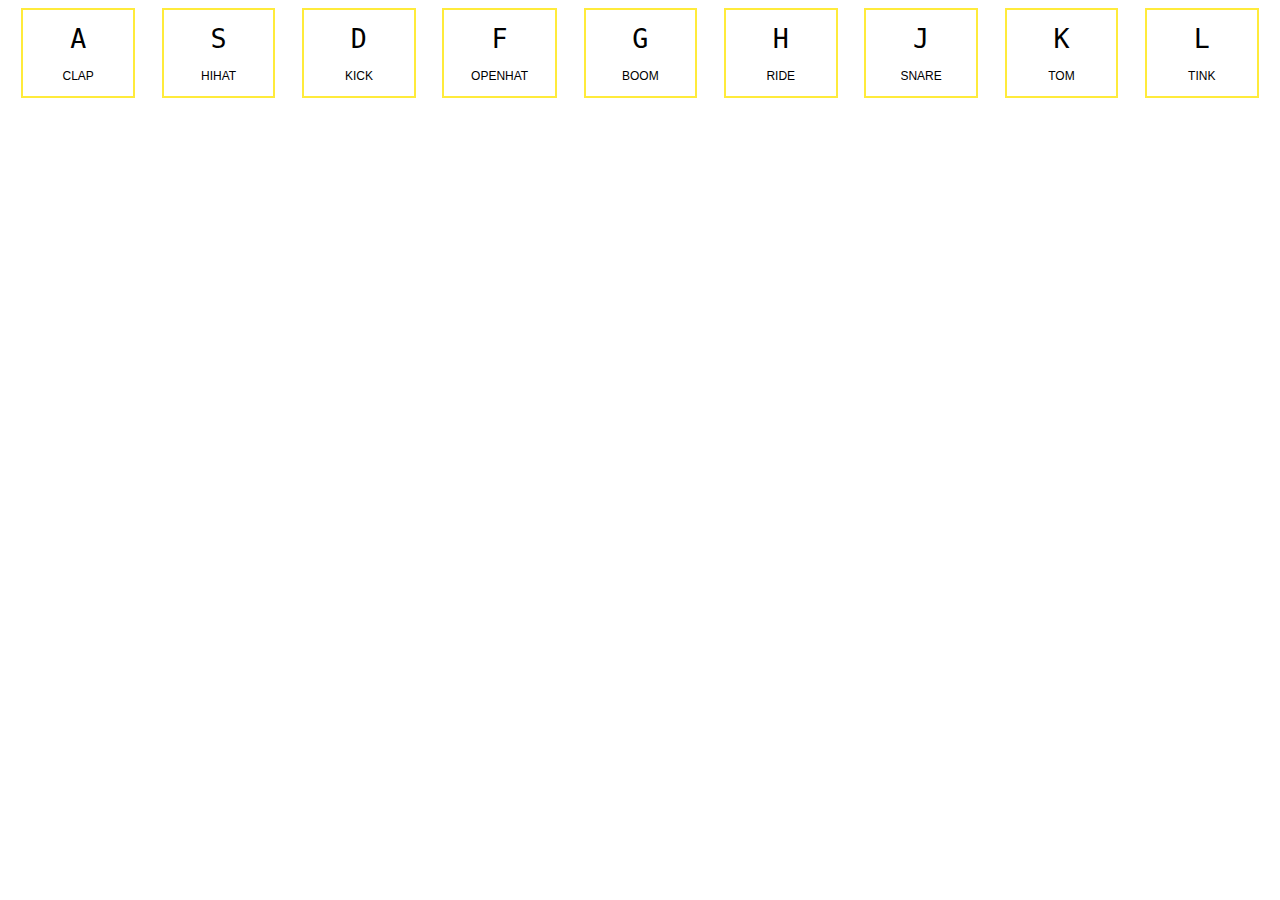
<file: 01-drumkit/index.html>
<!DOCTYPE html>
<html>
<head>
	<title>Day 01 - DrumKit</title>
	<link rel="stylesheet" type="text/css" href="styles.css">
</head>
<body>

	<div class="drum-kit">
		<button class="key" data-key="65">
			<kbd>a</kbd>
			<span>Clap</span>
		</button>
		<button class="key" data-key="83">
			<kbd>s</kbd>
			<span>Hihat</span>
		</button>
		<button class="key" data-key="68">
			<kbd>d</kbd>
			<span>Kick</span>
		</button>
		<button class="key" data-key="70">
			<kbd>f</kbd>
			<span>Openhat</span>
		</button>
		<button class="key" data-key="71">
			<kbd>g</kbd>
			<span>Boom</span>
		</button>
		<button class="key" data-key="72">
			<kbd>h</kbd>
			<span>Ride</span>
		</button>
		<button class="key" data-key="74">
			<kbd>j</kbd>
			<span>Snare</span>
		</button>
		<button class="key" data-key="75">
			<kbd>k</kbd>
			<span>Tom</span>
		</button>
		<button class="key" data-key="76">
			<kbd>l</kbd>
			<span>Tink</span>
		</button>
	</div>

	<audio data-key="65" src="sounds/clap.wav"></audio>
	<audio data-key="83" src="sounds/hihat.wav"></audio>
	<audio data-key="68" src="sounds/kick.wav"></audio>
	<audio data-key="70" src="sounds/openhat.wav"></audio>
	<audio data-key="71" src="sounds/boom.wav"></audio>
	<audio data-key="72" src="sounds/ride.wav"></audio>
	<audio data-key="74" src="sounds/snare.wav"></audio>
	<audio data-key="75" src="sounds/tom.wav"></audio>
	<audio data-key="76" src="sounds/tink.wav"></audio>

	<script type="text/javascript" src="drumkit.js"></script>
</body>
</html>
</file>
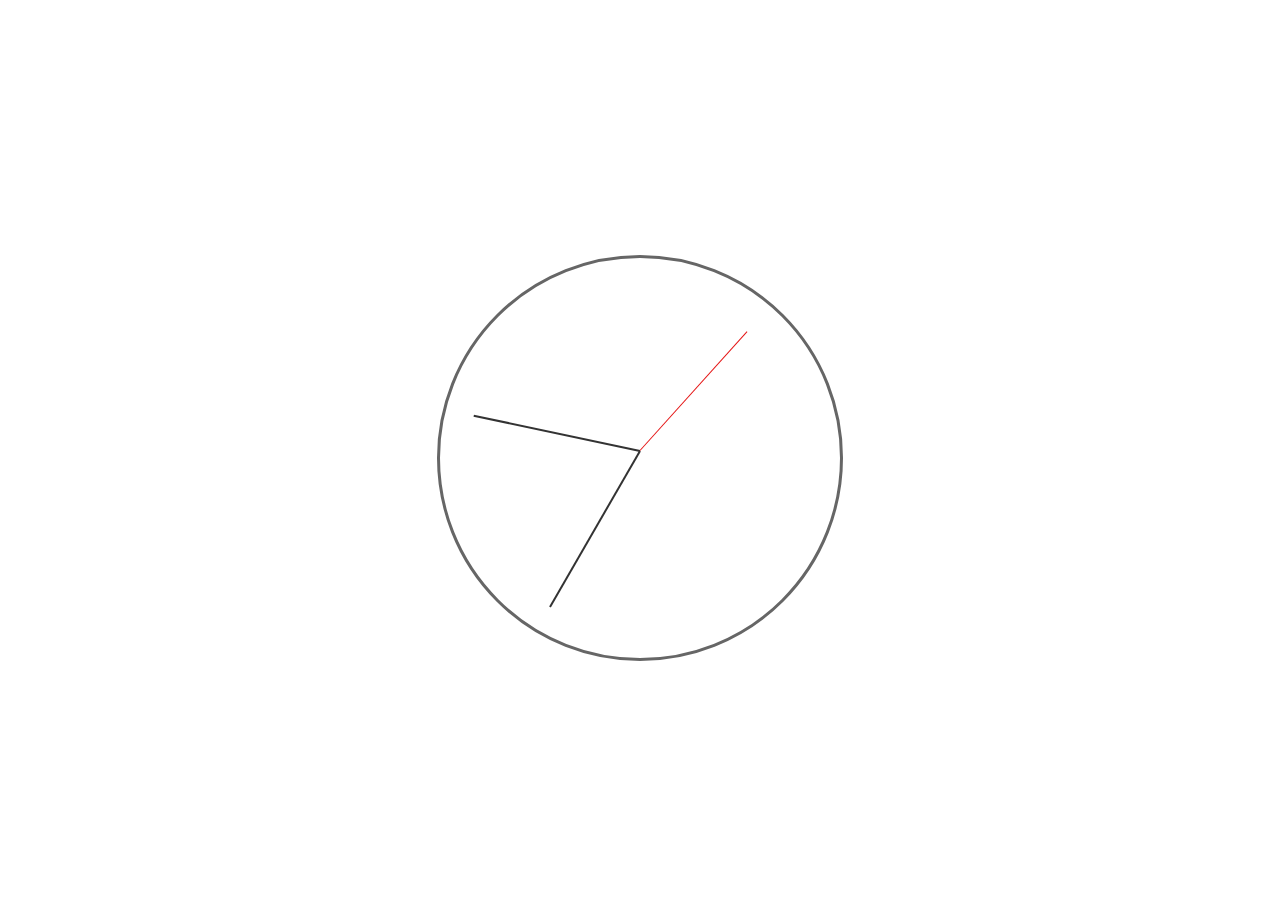
<file: 02-clock/index.html>
<!DOCTYPE html>
<html>
<head>
	<title></title>
	<link rel="stylesheet" type="text/css" href="styles.css">
</head>
<body>

	<div class="clock">
		<div class="hand hour"></div>
		<div class="hand minute"></div>
		<div class="hand second"></div>
	</div>

	<script type="text/javascript" src="clock.js"></script>
</body>
</html>
</file>
<file: 01-drumkit/styles.css>
* {
	box-sizing: border-box;
}

.drum-kit {
	display: flex;
}

.key {
	width: calc(100%/9);
	margin: 0 1em;
	padding: 1em 2em;
	border: 2px solid #ffeb3b;
	background-color: #fff;
	text-transform: uppercase;
	text-align: center;
	transition: .1s all ease;
}

.key kbd {
	display: block;
	margin-bottom: .5em;
	font-size: 2em;
}

.key span {
	font-size: .9em
}

.key.playing {
	box-shadow: 0 0 8px #00bcd4;
	border-color: #00bcd4;
	transform: scale(1.1);
}
</file>
<file: 02-clock/styles.css>
body {
	display: flex;
	align-items: center;
	justify-content: center;
	height: 100vh;
}

.clock {
	width: 400px;
	height: 400px;
	border-radius: 50%;
	border: 3px solid #666;
}

.hand {
	position: absolute;
	top: 50%;
	left: 50%;
	transform: rotate(-90deg);
	transform-origin: 0;
	transition: all .1s cubic-bezier(0.48, 2.9, 0.35, 0.52);
}

.hour.hand {
	width: 180px;
}

.minute.hand {
	width: 170px;
}

.hour.hand,
.minute.hand {
	height: 2px;
	background-color: #333;
}

.second.hand {
	width: 160px;
	height: 1px;
	background-color: #e51515;
}
</file>
